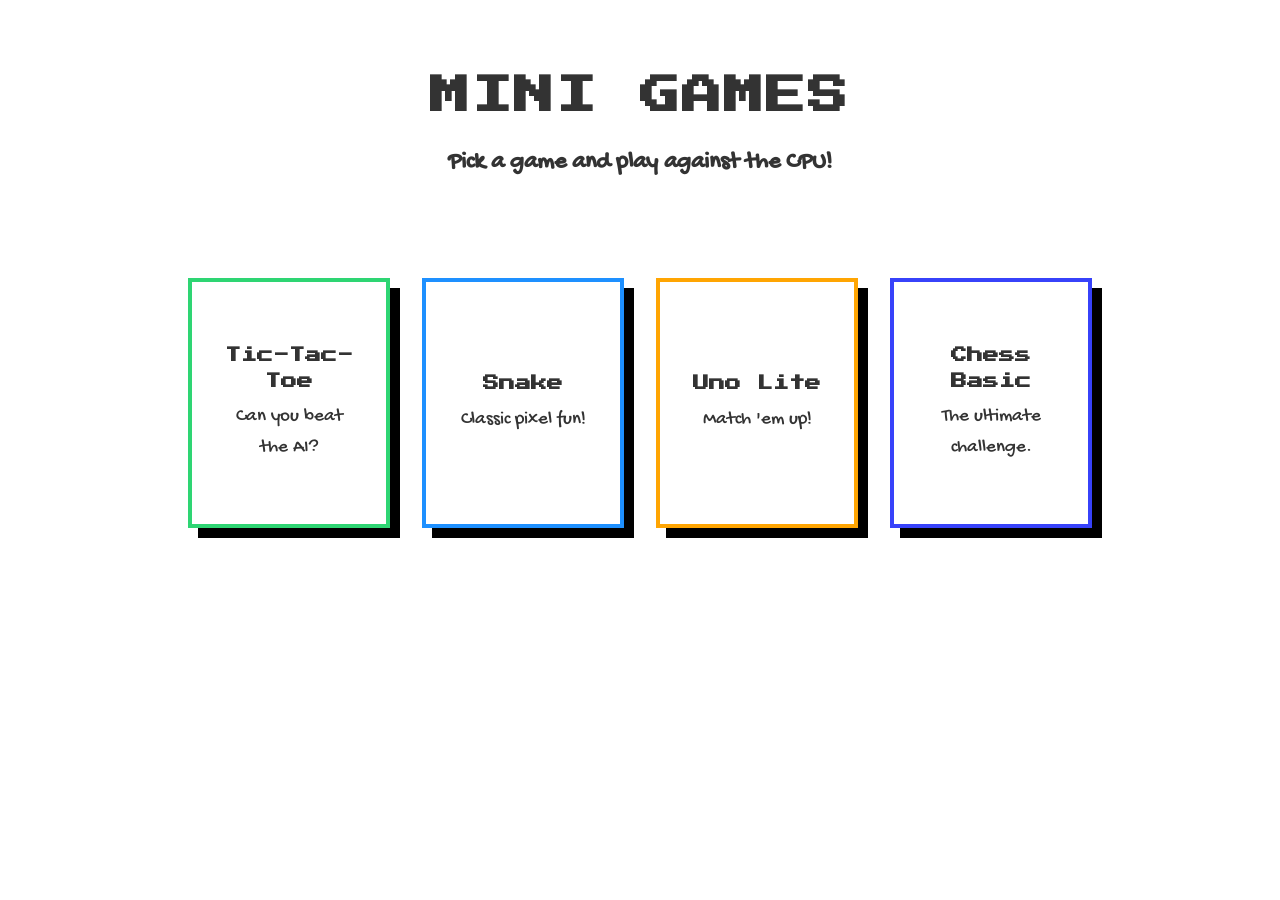
<file: index.html>
<!DOCTYPE html>
<html lang="en">
<head>
    <meta charset="UTF-8">
    <meta name="viewport" content="width=device-width, initial-scale=1.0">
    <title>Funky Mini Games Portal</title>
    <link rel="stylesheet" href="styles/main.css">
    <link rel="icon" href="./DIV-fevison.svg" type="image/x-icon">
</head>
<body>
    <div class="container">
        <header>
            <h1>Mini Games</h1>
            <p class="subtitle">Pick a game and play against the CPU!</p>
        </header>

        <main class="game-grid">
            <a href="games/tic-tac-toe/index.html" class="game-card card-ttt">
                <h2>Tic-Tac-Toe</h2>
                <p>Can you beat the AI?</p>
            </a>

            <a href="games/snake/index.html" class="game-card card-snake">
                <h2>Snake</h2>
                <p>Classic pixel fun!</p>
            </a>

            <a href="games/uno-lite/index.html" class="game-card card-uno">
                <h2>Uno Lite</h2>
                <p>Match 'em up!</p>
            </a>

            <a href="games/chess/index.html" class="game-card card-chess">
                <h2>Chess Basic</h2>
                <p>The ultimate challenge.</p>
            </a>
        </main>
    </div>
</body>
</html>
</file>
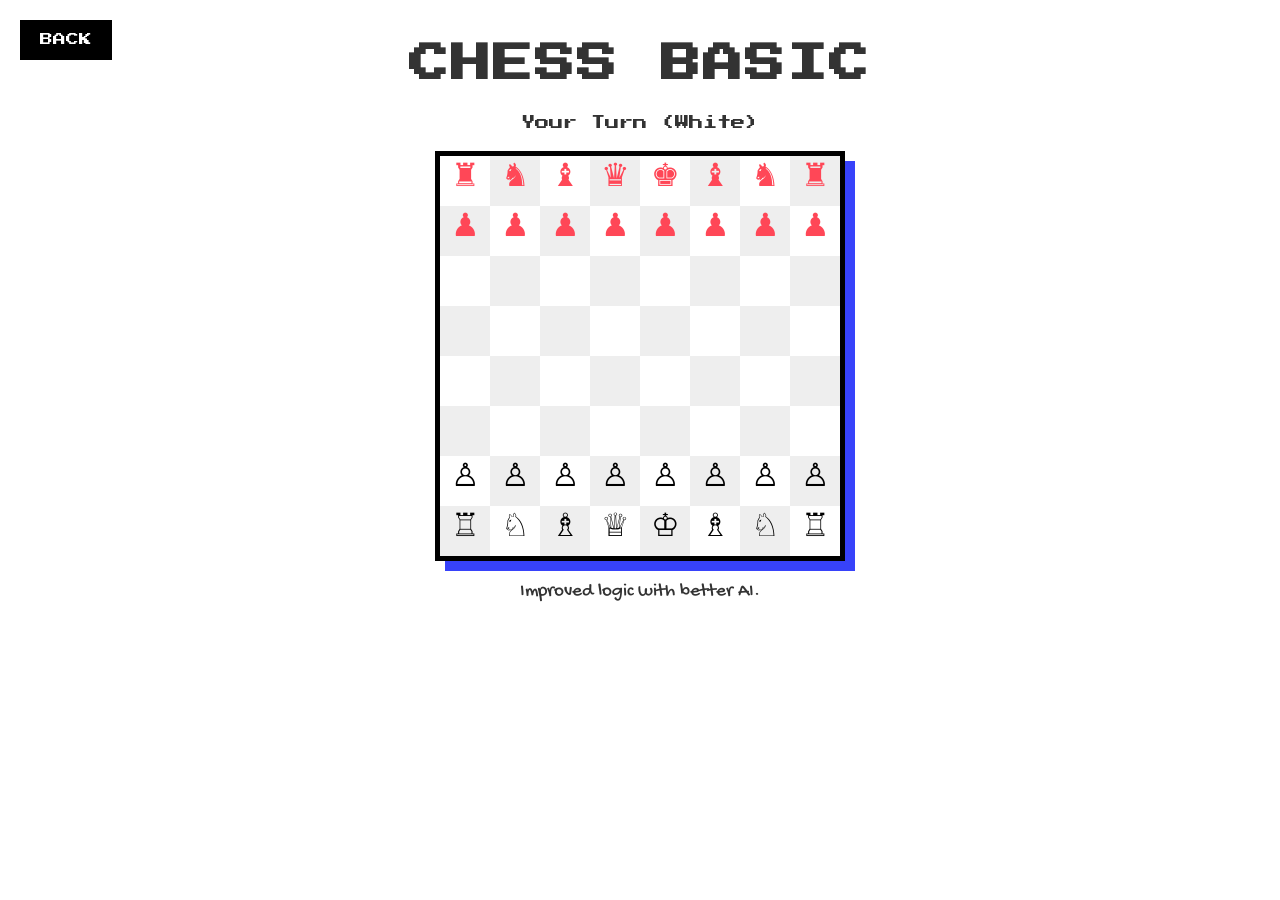
<file: games/chess/index.html>
<!DOCTYPE html>
<html lang="en">
<head>
    <meta charset="UTF-8">
    <meta name="viewport" content="width=device-width, initial-scale=1.0">
    <title>Chess Basic - Funky Games</title>
    <link rel="stylesheet" href="../../styles/main.css">
    <style>
        .chess-container {
            display: flex;
            flex-direction: column;
            align-items: center;
            margin-top: 1rem;
        }
        #chessboard {
            display: grid;
            grid-template-columns: repeat(8, 50px);
            grid-template-rows: repeat(8, 50px);
            border: 5px solid #000;
            box-shadow: 10px 10px 0px #3742fa;
        }
        .square {
            width: 50px;
            height: 50px;
            display: flex;
            align-items: center;
            justify-content: center;
            font-size: 2rem;
            cursor: pointer;
            user-select: none;
        }
        .white-sq { background-color: #fff; }
        .black-sq { background-color: #eee; }
        .selected { background-color: #fffa65 !important; }
        .valid-move { background-color: #7bed9f !important; }
        
        #status {
            font-family: var(--pixel-font);
            margin: 1rem;
            font-size: 0.9rem;
        }
        @media (max-width: 500px) {
            #chessboard { grid-template-columns: repeat(8, 40px); grid-template-rows: repeat(8, 40px); }
            .square { width: 40px; height: 40px; font-size: 1.5rem; }
        }
    </style>
</head>
<body>
    <a href="../../index.html" class="back-home">BACK</a>
    <div class="container">
        <h1>Chess Basic</h1>
        <div id="status">Your Turn (White)</div>
        <div class="chess-container">
            <div id="chessboard"></div>
        </div>
        <p style="margin-top:1rem; font-family:var(--hand-font); font-size: 1.2rem;">Improved logic with better AI.</p>
    </div>

    <script>
        const boardEl = document.getElementById('chessboard');
        const statusEl = document.getElementById('status');
        
        const pieces = {
            wP: '♙', wR: '♖', wN: '♘', wB: '♗', wQ: '♕', wK: '♔',
            bP: '♟', bR: '♜', bN: '♞', bB: '♝', bQ: '♛', bK: '♚'
        };

        const pieceValues = { 'P': 10, 'N': 30, 'B': 30, 'R': 50, 'Q': 90, 'K': 900 };

        let board = [
            ['bR', 'bN', 'bB', 'bQ', 'bK', 'bB', 'bN', 'bR'],
            ['bP', 'bP', 'bP', 'bP', 'bP', 'bP', 'bP', 'bP'],
            ['', '', '', '', '', '', '', ''],
            ['', '', '', '', '', '', '', ''],
            ['', '', '', '', '', '', '', ''],
            ['', '', '', '', '', '', '', ''],
            ['wP', 'wP', 'wP', 'wP', 'wP', 'wP', 'wP', 'wP'],
            ['wR', 'wN', 'wB', 'wQ', 'wK', 'wB', 'wN', 'wR']
        ];

        let selected = null;
        let turn = 'w';
        let validMoves = [];

        function createBoard() {
            boardEl.innerHTML = '';
            for (let r = 0; r < 8; r++) {
                for (let c = 0; c < 8; c++) {
                    const sq = document.createElement('div');
                    sq.className = `square ${(r + c) % 2 === 0 ? 'white-sq' : 'black-sq'}`;
                    sq.dataset.row = r;
                    sq.dataset.col = c;
                    
                    if (selected && selected.r === r && selected.c === c) sq.classList.add('selected');
                    if (validMoves.some(m => m.r === r && m.c === c)) sq.classList.add('valid-move');

                    const piece = board[r][c];
                    if (piece) {
                        sq.innerText = pieces[piece];
                        sq.style.color = piece[0] === 'w' ? '#000' : '#ff4757';
                    }
                    sq.onclick = () => handleSquareClick(r, c);
                    boardEl.appendChild(sq);
                }
            }
        }

        function handleSquareClick(r, c) {
            if (turn !== 'w') return;

            const piece = board[r][c];
            if (selected) {
                const move = validMoves.find(m => m.r === r && m.c === c);
                if (move) {
                    makeMove(selected.r, selected.c, r, c);
                    turn = 'b';
                    selected = null;
                    validMoves = [];
                    createBoard();
                    statusEl.innerText = "CPU is thinking...";
                    setTimeout(cpuMove, 800);
                } else {
                    selected = null;
                    validMoves = [];
                    if (piece && piece[0] === 'w') {
                        selected = { r, c };
                        validMoves = getValidMoves(r, c);
                    }
                    createBoard();
                }
            } else if (piece && piece[0] === 'w') {
                selected = { r, c };
                validMoves = getValidMoves(r, c);
                createBoard();
            }
        }

        function getValidMoves(r, c) {
            const piece = board[r][c];
            if (!piece) return [];
            const type = piece[1];
            const color = piece[0];
            let moves = [];

            const directions = {
                'R': [[1,0], [-1,0], [0,1], [0,-1]],
                'B': [[1,1], [1,-1], [-1,1], [-1,-1]],
                'Q': [[1,0], [-1,0], [0,1], [0,-1], [1,1], [1,-1], [-1,1], [-1,-1]],
                'N': [[2,1], [2,-1], [-2,1], [-2,-1], [1,2], [1,-2], [-1,2], [-1,-2]],
                'K': [[1,0], [-1,0], [0,1], [0,-1], [1,1], [1,-1], [-1,1], [-1,-1]]
            };

            if (type === 'P') {
                const dir = color === 'w' ? -1 : 1;
                // Move forward
                if (r + dir >= 0 && r + dir < 8 && !board[r + dir][c]) {
                    moves.push({ r: r + dir, c: c });
                    // Double move from start
                    const startRow = color === 'w' ? 6 : 1;
                    if (r === startRow && !board[r + 2 * dir][c]) moves.push({ r: r + 2 * dir, c: c });
                }
                // Captures
                for (let dc of [-1, 1]) {
                    const nr = r + dir, nc = c + dc;
                    if (nr >= 0 && nr < 8 && nc >= 0 && nc < 8 && board[nr][nc] && board[nr][nc][0] !== color) {
                        moves.push({ r: nr, c: nc });
                    }
                }
            } else if (['R', 'B', 'Q'].includes(type)) {
                for (let [dr, dc] of directions[type]) {
                    let nr = r + dr, nc = c + dc;
                    while (nr >= 0 && nr < 8 && nc >= 0 && nc < 8) {
                        if (!board[nr][nc]) {
                            moves.push({ r: nr, c: nc });
                        } else {
                            if (board[nr][nc][0] !== color) moves.push({ r: nr, c: nc });
                            break;
                        }
                        nr += dr; nc += dc;
                    }
                }
            } else if (['N', 'K'].includes(type)) {
                for (let [dr, dc] of directions[type]) {
                    let nr = r + dr, nc = c + dc;
                    if (nr >= 0 && nr < 8 && nc >= 0 && nc < 8) {
                        if (!board[nr][nc] || board[nr][nc][0] !== color) moves.push({ r: nr, c: nc });
                    }
                }
            }
            return moves;
        }

        function makeMove(sr, sc, dr, dc) {
            const piece = board[sr][sc];
            // Handle Pawn Promotion (Auto to Queen for simplicity)
            if (piece[1] === 'P' && (dr === 0 || dr === 7)) {
                board[dr][dc] = piece[0] + 'Q';
            } else {
                board[dr][dc] = piece;
            }
            board[sr][sc] = '';
        }

        function evaluateBoard() {
            let score = 0;
            for (let r = 0; r < 8; r++) {
                for (let c = 0; c < 8; c++) {
                    const p = board[r][c];
                    if (p) {
                        const val = pieceValues[p[1]];
                        score += p[0] === 'w' ? -val : val;
                    }
                }
            }
            return score;
        }

        function cpuMove() {
            let bestMove = null;
            let bestScore = -Infinity;
            let moves = [];

            for (let r = 0; r < 8; r++) {
                for (let c = 0; c < 8; c++) {
                    if (board[r][c] && board[r][c][0] === 'b') {
                        const vm = getValidMoves(r, c);
                        vm.forEach(m => moves.push({ sr: r, sc: c, dr: m.r, dc: m.c }));
                    }
                }
            }

            if (moves.length === 0) {
                alert("Game Over!");
                return;
            }

            // Simple 1-move lookahead AI
            moves.forEach(m => {
                const captured = board[m.dr][m.dc];
                const piece = board[m.sr][m.sc];
                board[m.dr][m.dc] = piece;
                board[m.sr][m.sc] = '';
                
                const score = evaluateBoard();
                if (score > bestScore) {
                    bestScore = score;
                    bestMove = m;
                }

                board[m.sr][m.sc] = piece;
                board[m.dr][m.dc] = captured;
            });

            if (bestMove) makeMove(bestMove.sr, bestMove.sc, bestMove.dr, bestMove.dc);
            
            turn = 'w';
            statusEl.innerText = "Your Turn (White)";
            createBoard();
        }

        createBoard();
    </script>
</body>
</html>
</file>
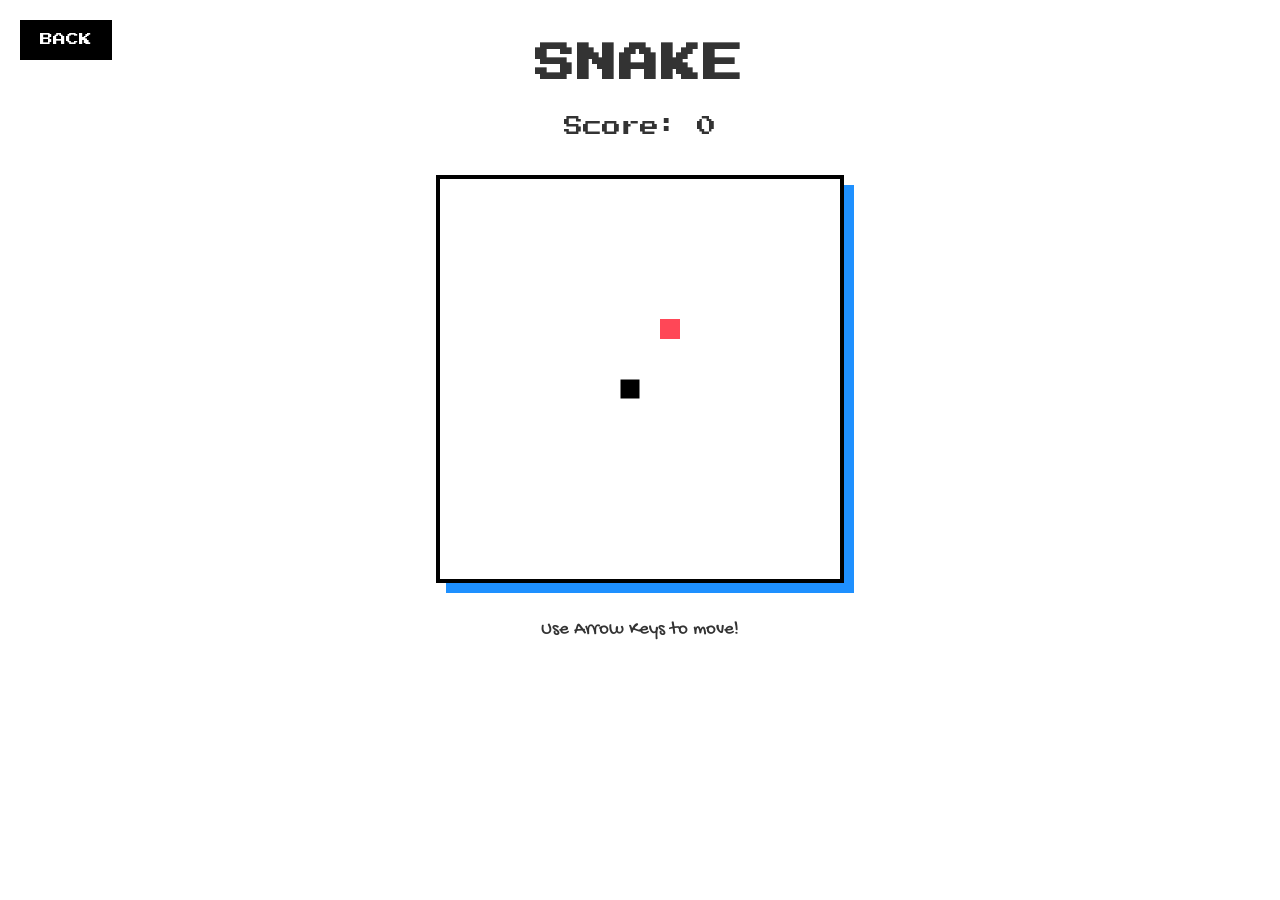
<file: games/snake/index.html>
<!DOCTYPE html>
<html lang="en">
<head>
    <meta charset="UTF-8">
    <meta name="viewport" content="width=device-width, initial-scale=1.0">
    <title>Snake - Funky Games</title>
    <link rel="stylesheet" href="../../styles/main.css">
    <style>
        canvas {
            border: 4px solid #000;
            background-color: #fff;
            box-shadow: 10px 10px 0px #1e90ff;
            display: block;
            margin: 2rem auto;
        }
        #score-board {
            font-family: var(--pixel-font);
            font-size: 1.2rem;
            margin-bottom: 1rem;
        }
        .controls {
            font-family: var(--hand-font);
            font-size: 1.2rem;
            margin-top: 1rem;
        }
    </style>
</head>
<body>
    <a href="../../index.html" class="back-home">BACK</a>
    <div class="container">
        <h1>Snake</h1>
        <div id="score-board">Score: 0</div>
        <canvas id="snakeGame" width="400" height="400"></canvas>
        <div class="controls">Use Arrow Keys to move!</div>
    </div>

    <script>
        const canvas = document.getElementById("snakeGame");
        const ctx = canvas.getContext("2d");
        const scoreElement = document.getElementById("score-board");

        const box = 20;
        let snake = [{ x: 9 * box, y: 10 * box }];
        let food = {
            x: Math.floor(Math.random() * 19 + 1) * box,
            y: Math.floor(Math.random() * 19 + 1) * box
        };
        let score = 0;
        let d;
        let game;

        document.addEventListener("keydown", direction);

        function direction(event) {
            let key = event.keyCode;
            if (key == 37 && d != "RIGHT") d = "LEFT";
            else if (key == 38 && d != "DOWN") d = "UP";
            else if (key == 39 && d != "LEFT") d = "RIGHT";
            else if (key == 40 && d != "UP") d = "DOWN";
        }

        function collision(head, array) {
            for (let i = 0; i < array.length; i++) {
                if (head.x == array[i].x && head.y == array[i].y) return true;
            }
            return false;
        }

        function draw() {
            ctx.fillStyle = "white";
            ctx.fillRect(0, 0, canvas.width, canvas.height);

            for (let i = 0; i < snake.length; i++) {
                ctx.fillStyle = i == 0 ? "black" : "#1e90ff";
                ctx.fillRect(snake[i].x, snake[i].y, box, box);
                ctx.strokeStyle = "white";
                ctx.strokeRect(snake[i].x, snake[i].y, box, box);
            }

            ctx.fillStyle = "#ff4757";
            ctx.fillRect(food.x, food.y, box, box);

            let snakeX = snake[0].x;
            let snakeY = snake[0].y;

            if (d == "LEFT") snakeX -= box;
            if (d == "UP") snakeY -= box;
            if (d == "RIGHT") snakeX += box;
            if (d == "DOWN") snakeY += box;

            if (snakeX == food.x && snakeY == food.y) {
                score++;
                scoreElement.innerHTML = "Score: " + score;
                food = {
                    x: Math.floor(Math.random() * 19 + 1) * box,
                    y: Math.floor(Math.random() * 19 + 1) * box
                };
            } else {
                snake.pop();
            }

            let newHead = { x: snakeX, y: snakeY };

            if (snakeX < 0 || snakeX >= canvas.width || snakeY < 0 || snakeY >= canvas.height || collision(newHead, snake)) {
                clearInterval(game);
                alert("GAME OVER! Score: " + score);
                location.reload();
            }

            snake.unshift(newHead);
        }

        game = setInterval(draw, 100);
    </script>
</body>
</html>
</file>
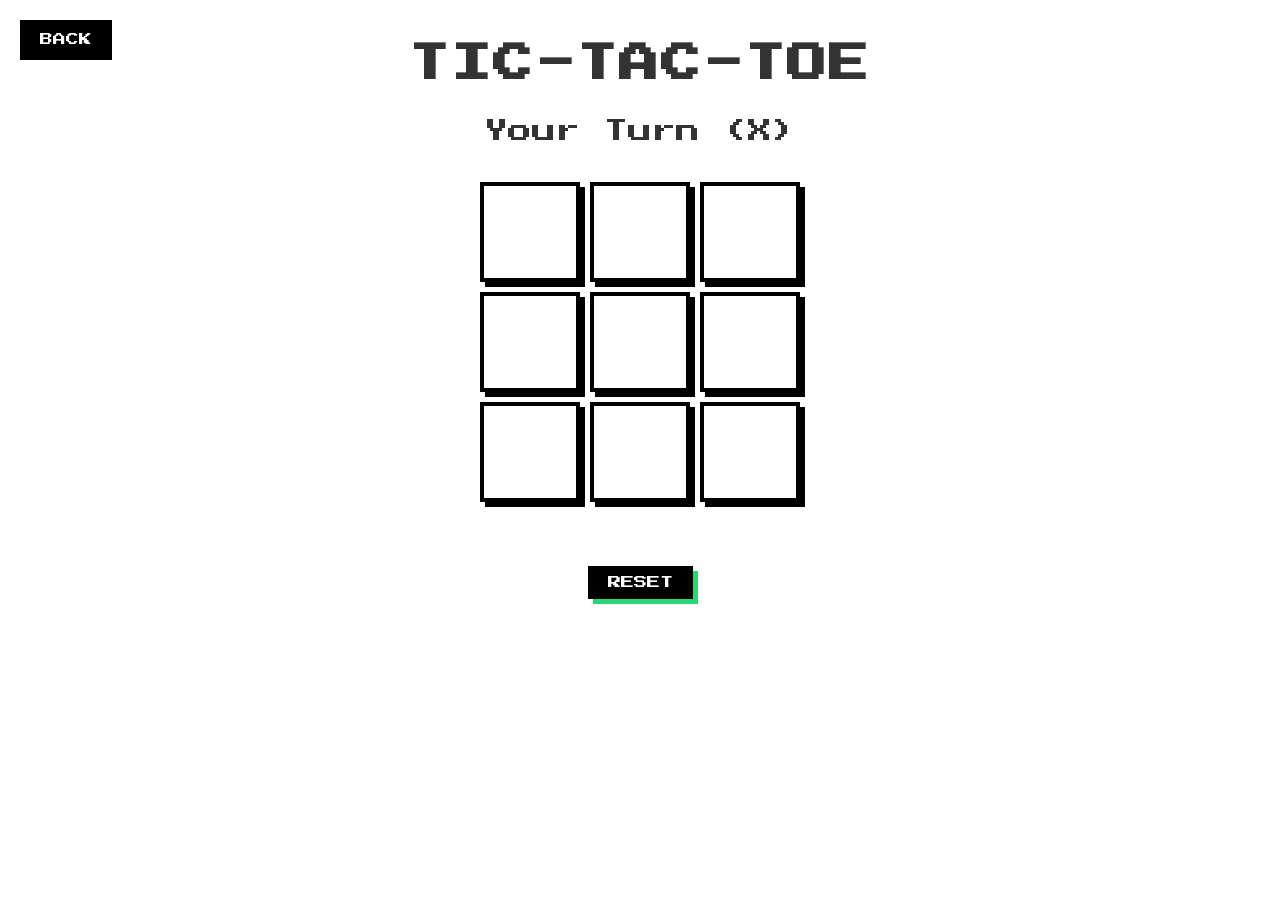
<file: games/tic-tac-toe/index.html>
<!DOCTYPE html>
<html lang="en">
<head>
    <meta charset="UTF-8">
    <meta name="viewport" content="width=device-width, initial-scale=1.0">
    <title>Tic-Tac-Toe - Funky Games</title>
    <link rel="stylesheet" href="../../styles/main.css">
    <style>
        .board {
            display: grid;
            grid-template-columns: repeat(3, 100px);
            grid-template-rows: repeat(3, 100px);
            gap: 10px;
            margin: 2rem auto;
            width: 320px;
        }
        .cell {
            width: 100px;
            height: 100px;
            background: #fff;
            border: 4px solid #000;
            display: flex;
            align-items: center;
            justify-content: center;
            font-size: 3rem;
            font-family: var(--pixel-font);
            cursor: pointer;
            box-shadow: 5px 5px 0px #000;
        }
        .cell:hover {
            transform: translate(-2px, -2px);
            box-shadow: 7px 7px 0px #000;
        }
        .cell.taken {
            cursor: default;
        }
        #status {
            font-size: 1.5rem;
            margin-top: 1rem;
            font-family: var(--pixel-font);
        }
        .reset-btn {
            margin-top: 2rem;
            padding: 10px 20px;
            font-family: var(--pixel-font);
            background: #000;
            color: #fff;
            border: none;
            cursor: pointer;
            box-shadow: 5px 5px 0px #2ed573;
        }
        .reset-btn:hover {
            transform: translate(-2px, -2px);
            box-shadow: 7px 7px 0px #2ed573;
        }
    </style>
</head>
<body>
    <a href="../../index.html" class="back-home">BACK</a>
    <div class="container">
        <h1>Tic-Tac-Toe</h1>
        <div id="status">Your Turn (X)</div>
        <div class="board" id="board">
            <div class="cell" data-index="0"></div>
            <div class="cell" data-index="1"></div>
            <div class="cell" data-index="2"></div>
            <div class="cell" data-index="3"></div>
            <div class="cell" data-index="4"></div>
            <div class="cell" data-index="5"></div>
            <div class="cell" data-index="6"></div>
            <div class="cell" data-index="7"></div>
            <div class="cell" data-index="8"></div>
        </div>
        <button class="reset-btn" onclick="resetGame()">RESET</button>
    </div>

    <script>
        const boardElement = document.getElementById('board');
        const cells = document.querySelectorAll('.cell');
        const statusDisplay = document.getElementById('status');
        let board = ['', '', '', '', '', '', '', '', ''];
        let gameActive = true;
        const HUMAN = 'X';
        const AI = 'O';

        const winConditions = [
            [0, 1, 2], [3, 4, 5], [6, 7, 8],
            [0, 3, 6], [1, 4, 7], [2, 5, 8],
            [0, 4, 8], [2, 4, 6]
        ];

        function handleCellClick(e) {
            const index = e.target.getAttribute('data-index');
            if (board[index] !== '' || !gameActive) return;

            makeMove(index, HUMAN);
            if (gameActive) {
                statusDisplay.innerText = "CPU is thinking...";
                setTimeout(aiMove, 500);
            }
        }

        function makeMove(index, player) {
            board[index] = player;
            cells[index].innerText = player;
            cells[index].classList.add('taken');
            checkResult();
        }

        function aiMove() {
            const bestMove = minimax(board, AI).index;
            makeMove(bestMove, AI);
            if (gameActive) statusDisplay.innerText = "Your Turn (X)";
        }

        function checkResult() {
            let roundWon = false;
            for (let condition of winConditions) {
                const [a, b, c] = condition;
                if (board[a] && board[a] === board[b] && board[a] === board[c]) {
                    roundWon = true;
                    break;
                }
            }

            if (roundWon) {
                const winner = board.includes('') ? (board.filter(x => x === HUMAN).length > board.filter(x => x === AI).length ? HUMAN : AI) : 'Draw';
                // Wait, the logic above is slightly flawed if we just want to know who won the round.
                // Re-calculating winner correctly:
            }
            
            // Simpler check result
            let winner = null;
            for (let condition of winConditions) {
                const [a, b, c] = condition;
                if (board[a] && board[a] === board[b] && board[a] === board[c]) {
                    winner = board[a];
                }
            }

            if (winner) {
                statusDisplay.innerText = winner === HUMAN ? "YOU WIN!" : "CPU WINS!";
                gameActive = false;
                return;
            }

            if (!board.includes('')) {
                statusDisplay.innerText = "DRAW!";
                gameActive = false;
                return;
            }
        }

        function minimax(newBoard, player) {
            const availSpots = newBoard.map((val, idx) => val === '' ? idx : null).filter(val => val !== null);

            if (checkWin(newBoard, HUMAN)) return { score: -10 };
            if (checkWin(newBoard, AI)) return { score: 10 };
            if (availSpots.length === 0) return { score: 0 };

            const moves = [];
            for (let i = 0; i < availSpots.length; i++) {
                const move = {};
                move.index = availSpots[i];
                newBoard[availSpots[i]] = player;

                if (player === AI) {
                    const result = minimax(newBoard, HUMAN);
                    move.score = result.score;
                } else {
                    const result = minimax(newBoard, AI);
                    move.score = result.score;
                }

                newBoard[availSpots[i]] = '';
                moves.push(move);
            }

            let bestMove;
            if (player === AI) {
                let bestScore = -10000;
                for (let i = 0; i < moves.length; i++) {
                    if (moves[i].score > bestScore) {
                        bestScore = moves[i].score;
                        bestMove = i;
                    }
                }
            } else {
                let bestScore = 10000;
                for (let i = 0; i < moves.length; i++) {
                    if (moves[i].score < bestScore) {
                        bestScore = moves[i].score;
                        bestMove = i;
                    }
                }
            }
            return moves[bestMove];
        }

        function checkWin(board, player) {
            return winConditions.some(condition => {
                return condition.every(index => board[index] === player);
            });
        }

        function resetGame() {
            board = ['', '', '', '', '', '', '', '', ''];
            gameActive = true;
            statusDisplay.innerText = "Your Turn (X)";
            cells.forEach(cell => {
                cell.innerText = '';
                cell.classList.remove('taken');
            });
        }

        cells.forEach(cell => cell.addEventListener('click', handleCellClick));
    </script>
</body>
</html>
</file>
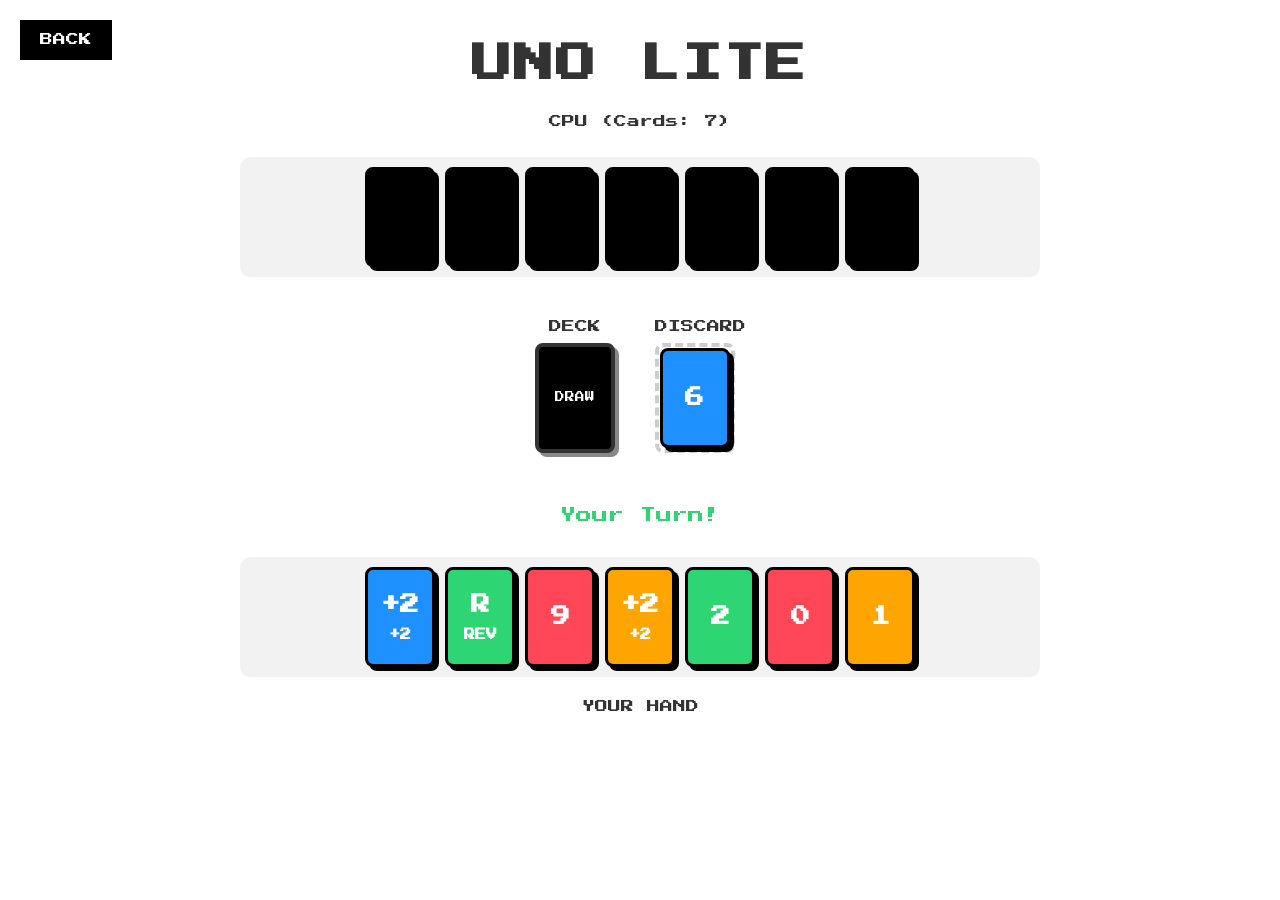
<file: games/uno-lite/index.html>
<!DOCTYPE html>
<html lang="en">
<head>
    <meta charset="UTF-8">
    <meta name="viewport" content="width=device-width, initial-scale=1.0">
    <title>Uno Lite - Funky Games</title>
    <link rel="stylesheet" href="../../styles/main.css">
    <style>
        .game-area {
            display: flex;
            flex-direction: column;
            align-items: center;
            gap: 20px;
            margin-top: 1rem;
        }
        .hand {
            display: flex;
            flex-wrap: wrap;
            justify-content: center;
            gap: 10px;
            min-height: 120px;
            padding: 10px;
            background: rgba(0,0,0,0.05);
            border-radius: 10px;
            width: 100%;
            max-width: 800px;
        }
        .card {
            width: 70px;
            height: 100px;
            border: 3px solid #000;
            border-radius: 8px;
            display: flex;
            flex-direction: column;
            align-items: center;
            justify-content: center;
            font-size: 1.2rem;
            font-family: var(--pixel-font);
            font-weight: bold;
            cursor: pointer;
            box-shadow: 4px 4px 0px #000;
            background: #fff;
            transition: transform 0.1s, box-shadow 0.1s;
            user-select: none;
            position: relative;
        }
        .card:hover { transform: translateY(-10px); box-shadow: 6px 6px 0px #000; }
        .card.red { background-color: #ff4757; color: white; }
        .card.blue { background-color: #1e90ff; color: white; }
        .card.green { background-color: #2ed573; color: white; }
        .card.yellow { background-color: #ffa502; color: white; }
        .card.wild { background-color: #2f3542; color: white; }
        
        .card-type { font-size: 0.7rem; margin-top: 5px; }

        .center-pile {
            display: flex;
            align-items: center;
            gap: 40px;
            margin: 20px 0;
        }
        .pile-label { font-family: var(--pixel-font); font-size: 0.8rem; margin-bottom: 5px; }

        .deck-pile {
            width: 80px;
            height: 110px;
            background: #000;
            border: 4px solid #333;
            border-radius: 8px;
            cursor: pointer;
            display: flex;
            align-items: center;
            justify-content: center;
            color: white;
            font-family: var(--pixel-font);
            font-size: 0.6rem;
            box-shadow: 4px 4px 0px #888;
        }
        .deck-pile:hover { transform: translate(-2px, -2px); box-shadow: 6px 6px 0px #888; }

        .discard-pile {
            width: 80px;
            height: 110px;
            border: 4px dashed #ccc;
            border-radius: 8px;
            display: flex;
            align-items: center;
            justify-content: center;
        }

        #status-msg {
            font-family: var(--pixel-font);
            font-size: 1rem;
            height: 1.5rem;
            color: var(--accent-color);
            margin: 10px 0;
        }

        .wild-colors {
            display: none;
            position: fixed;
            top: 50%;
            left: 50%;
            transform: translate(-50%, -50%);
            background: white;
            border: 5px solid #000;
            padding: 20px;
            z-index: 100;
            box-shadow: 15px 15px 0px rgba(0,0,0,0.2);
            text-align: center;
        }
        .color-btn {
            width: 60px;
            height: 60px;
            border: 3px solid #000;
            margin: 5px;
            cursor: pointer;
        }
    </style>
</head>
<body>
    <a href="../../index.html" class="back-home">BACK</a>
    <div class="container">
        <h1>Uno Lite</h1>
        
        <div class="game-area">
            <div class="pile-label">CPU (Cards: <span id="cpu-count">0</span>)</div>
            <div id="cpu-hand" class="hand"></div>

            <div class="center-pile">
                <div>
                    <div class="pile-label">DECK</div>
                    <div class="deck-pile" onclick="playerDraw()">DRAW</div>
                </div>
                <div>
                    <div class="pile-label">DISCARD</div>
                    <div id="discard-pile" class="discard-pile"></div>
                </div>
            </div>

            <div id="status-msg">Your Turn!</div>
            
            <div id="player-hand" class="hand"></div>
            <div class="pile-label">YOUR HAND</div>
        </div>
    </div>

    <div id="wild-modal" class="wild-colors">
        <h3 style="font-family: var(--pixel-font); font-size: 0.8rem; margin-bottom: 15px;">Choose Color</h3>
        <button class="color-btn" style="background: #ff4757;" onclick="selectWildColor('red')"></button>
        <button class="color-btn" style="background: #1e90ff;" onclick="selectWildColor('blue')"></button>
        <button class="color-btn" style="background: #2ed573;" onclick="selectWildColor('green')"></button>
        <button class="color-btn" style="background: #ffa502;" onclick="selectWildColor('yellow')"></button>
    </div>

    <script>
        const COLORS = ['red', 'blue', 'green', 'yellow'];
        const VALUES = ['0', '1', '2', '3', '4', '5', '6', '7', '8', '9', 'S', 'R', '+2'];
        const WILD_TYPES = ['WILD', '+4'];

        let deck = [];
        let discard = [];
        let playerHand = [];
        let cpuHand = [];
        let turn = 'player'; // 'player' or 'cpu'
        let gameActive = true;
        let pendingWild = null;

        function createDeck() {
            deck = [];
            COLORS.forEach(color => {
                VALUES.forEach(val => {
                    deck.push({ color, value: val });
                    if (val !== '0') deck.push({ color, value: val }); // Two of each except '0'
                });
            });
            for (let i = 0; i < 4; i++) {
                deck.push({ color: 'wild', value: 'WILD' });
                deck.push({ color: 'wild', value: '+4' });
            }
            shuffle(deck);
        }

        function shuffle(arr) {
            for (let i = arr.length - 1; i > 0; i--) {
                const j = Math.floor(Math.random() * (i + 1));
                [arr[i], arr[j]] = [arr[j], arr[i]];
            }
        }

        function drawCard() {
            if (deck.length === 0) {
                if (discard.length <= 1) return null;
                const top = discard.pop();
                deck = discard;
                discard = [top];
                deck.forEach(c => { if (c.value === 'WILD' || c.value === '+4') c.color = 'wild'; });
                shuffle(deck);
            }
            return deck.pop();
        }

        function initGame() {
            createDeck();
            playerHand = [];
            cpuHand = [];
            for (let i = 0; i < 7; i++) {
                playerHand.push(drawCard());
                cpuHand.push(drawCard());
            }
            
            let firstCard = drawCard();
            while (firstCard.color === 'wild') {
                deck.unshift(firstCard);
                firstCard = drawCard();
            }
            discard = [firstCard];
            render();
        }

        function render() {
            const pHandEl = document.getElementById('player-hand');
            const cHandEl = document.getElementById('cpu-hand');
            const discardEl = document.getElementById('discard-pile');
            const statusEl = document.getElementById('status-msg');
            const cpuCountEl = document.getElementById('cpu-count');

            pHandEl.innerHTML = '';
            playerHand.forEach((card, i) => {
                const el = createCardUI(card);
                el.onclick = () => tryPlay(i);
                pHandEl.appendChild(el);
            });

            cHandEl.innerHTML = '';
            cpuHand.forEach(() => {
                const el = document.createElement('div');
                el.className = 'card';
                el.style.background = '#000';
                cHandEl.appendChild(el);
            });

            discardEl.innerHTML = '';
            discardEl.appendChild(createCardUI(discard[discard.length - 1]));

            cpuCountEl.innerText = cpuHand.length;
            statusEl.innerText = turn === 'player' ? "Your Turn!" : "CPU is playing...";
            statusEl.style.color = turn === 'player' ? "#2ed573" : "#ff4757";
        }

        function createCardUI(card) {
            const el = document.createElement('div');
            el.className = `card ${card.color}`;
            el.innerHTML = `<span>${card.value}</span>`;
            if (['S', 'R', '+2', '+4', 'WILD'].includes(card.value)) {
                const sub = document.createElement('div');
                sub.className = 'card-type';
                sub.innerText = card.value === 'S' ? 'SKIP' : card.value === 'R' ? 'REV' : card.value;
                el.appendChild(sub);
            }
            return el;
        }

        function tryPlay(index) {
            if (turn !== 'player' || !gameActive) return;
            const card = playerHand[index];
            const top = discard[discard.length - 1];

            if (card.color === 'wild' || card.color === top.color || card.value === top.value) {
                playCard(index, 'player');
            }
        }

        function playCard(index, player) {
            const hand = player === 'player' ? playerHand : cpuHand;
            const card = hand.splice(index, 1)[0];
            discard.push(card);

            if (hand.length === 0) {
                render();
                gameActive = false;
                setTimeout(() => { alert(player === 'player' ? "YOU WIN!" : "CPU WINS!"); location.reload(); }, 200);
                return;
            }

            if (card.color === 'wild') {
                if (player === 'player') {
                    pendingWild = card;
                    document.getElementById('wild-modal').style.display = 'block';
                    return;
                } else {
                    // CPU picks most frequent color
                    const counts = {};
                    cpuHand.forEach(c => { if(c.color !== 'wild') counts[c.color] = (counts[c.color] || 0) + 1; });
                    card.color = Object.keys(counts).reduce((a, b) => counts[a] > counts[b] ? a : b, 'red');
                }
            }

            handleAction(card);
        }

        function selectWildColor(color) {
            pendingWild.color = color;
            document.getElementById('wild-modal').style.display = 'none';
            handleAction(pendingWild);
            pendingWild = null;
        }

        function handleAction(card) {
            let skipNext = false;
            if (card.value === 'S' || card.value === 'R' || card.value === '+2' || card.value === '+4') {
                skipNext = true;
                const targetHand = turn === 'player' ? cpuHand : playerHand;
                if (card.value === '+2') {
                    for(let i=0; i<2; i++) { const c = drawCard(); if(c) targetHand.push(c); }
                } else if (card.value === '+4') {
                    for(let i=0; i<4; i++) { const c = drawCard(); if(c) targetHand.push(c); }
                }
            }

            if (!skipNext) {
                turn = turn === 'player' ? 'cpu' : 'player';
            }

            render();
            if (turn === 'cpu') setTimeout(cpuTurn, 1000);
        }

        function playerDraw() {
            if (turn !== 'player' || !gameActive) return;
            const c = drawCard();
            if (c) playerHand.push(c);
            turn = 'cpu';
            render();
            setTimeout(cpuTurn, 1000);
        }

        function cpuTurn() {
            if (!gameActive) return;
            const top = discard[discard.length - 1];
            const index = cpuHand.findIndex(c => c.color === 'wild' || c.color === top.color || c.value === top.value);

            if (index !== -1) {
                playCard(index, 'cpu');
            } else {
                const c = drawCard();
                if (c) cpuHand.push(c);
                turn = 'player';
                render();
            }
        }

        initGame();
    </script>
</body>
</html>
</file>
<file: styles/main.css>
@import url('https://fonts.googleapis.com/css2?family=Gochi+Hand&family=Press+Start+2P&display=swap');

:root {
    --bg-color: #ffffff;
    --text-color: #333333;
    --accent-color: #ff4757;
    --pixel-font: 'Press Start 2P', cursive;
    --hand-font: 'Gochi Hand', cursive;
    --card-shadow: 10px 10px 0px #000000;
}

* {
    box-sizing: border-box;
    margin: 0;
    padding: 0;
}

body {
    background-color: var(--bg-color);
    color: var(--text-color);
    font-family: var(--hand-font);
    line-height: 1.6;
    overflow-x: hidden;
}

.container {
    max-width: 1000px;
    margin: 0 auto;
    padding: 2rem;
    text-align: center;
}

header {
    margin-bottom: 3rem;
    padding: 2rem;
}

h1 {
    font-family: var(--pixel-font);
    font-size: 2.5rem;
    margin-bottom: 1rem;
    text-transform: uppercase;
    letter-spacing: 2px;
}

p.subtitle {
    font-size: 1.5rem;
    font-weight: bold;
}

.game-grid {
    display: grid;
    grid-template-columns: repeat(auto-fit, minmax(200px, 1fr));
    gap: 2rem;
    padding: 1rem;
}

.game-card {
    background: #fff;
    border: 4px solid #000;
    padding: 2rem;
    text-decoration: none;
    color: inherit;
    transition: transform 0.2s, box-shadow 0.2s;
    box-shadow: var(--card-shadow);
    display: flex;
    flex-direction: column;
    align-items: center;
    justify-content: center;
    min-height: 250px;
}

.game-card:hover {
    transform: translate(-5px, -5px);
    box-shadow: 15px 15px 0px #000;
}

.game-card i {
    font-size: 3rem;
    margin-bottom: 1rem;
}

.game-card h2 {
    font-family: var(--pixel-font);
    font-size: 1rem;
    margin-bottom: 0.5rem;
}

.game-card p {
    font-size: 1.2rem;
}

.back-home {
    position: fixed;
    top: 20px;
    left: 20px;
    background: #000;
    color: #fff;
    padding: 10px 20px;
    text-decoration: none;
    font-family: var(--pixel-font);
    font-size: 0.8rem;
    border: none;
    cursor: pointer;
    z-index: 1000;
}

.back-home:hover {
    background: var(--accent-color);
}

/* Specific card colors for fun */
.card-ttt { border-color: #2ed573; }
.card-snake { border-color: #1e90ff; }
.card-uno { border-color: #ffa502; }
.card-chess { border-color: #3742fa; }

@media (max-width: 600px) {
    h1 { font-size: 1.5rem; }
    .game-grid { grid-template-columns: 1fr; }
}
</file>
